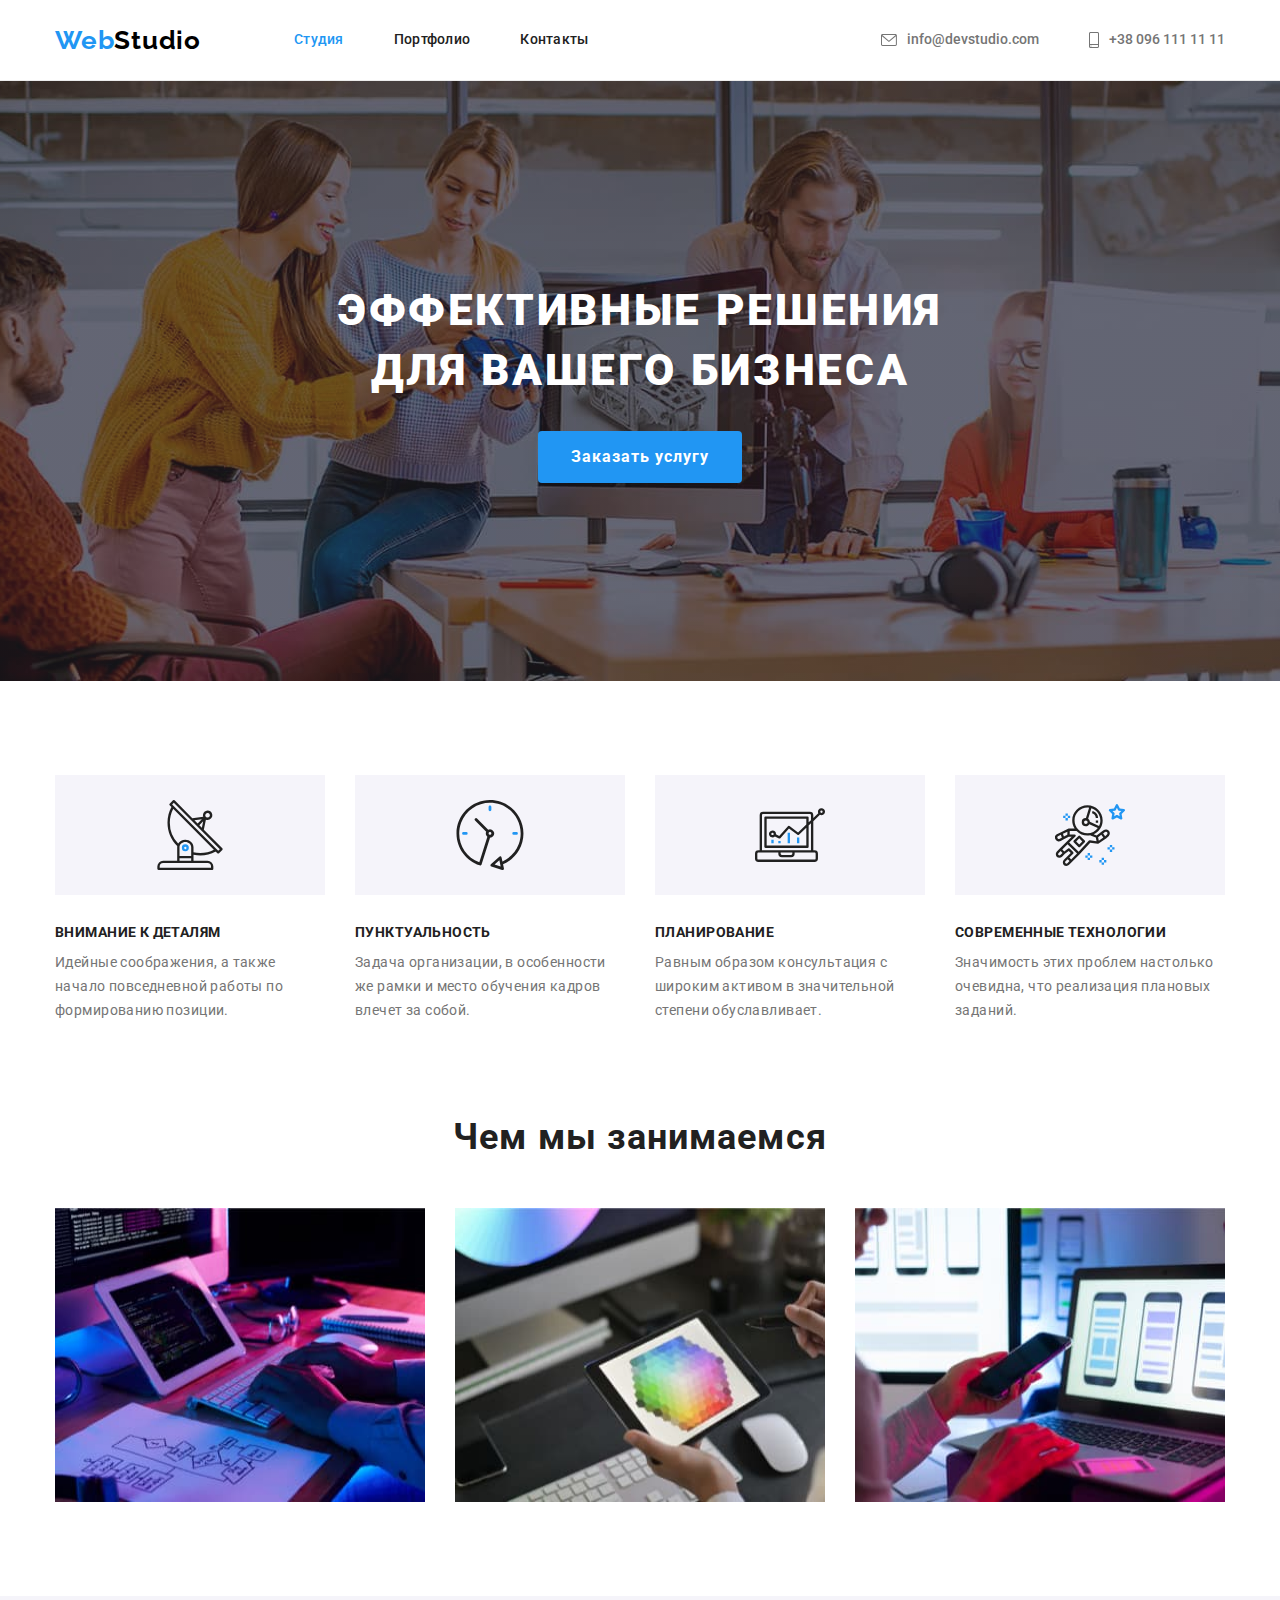
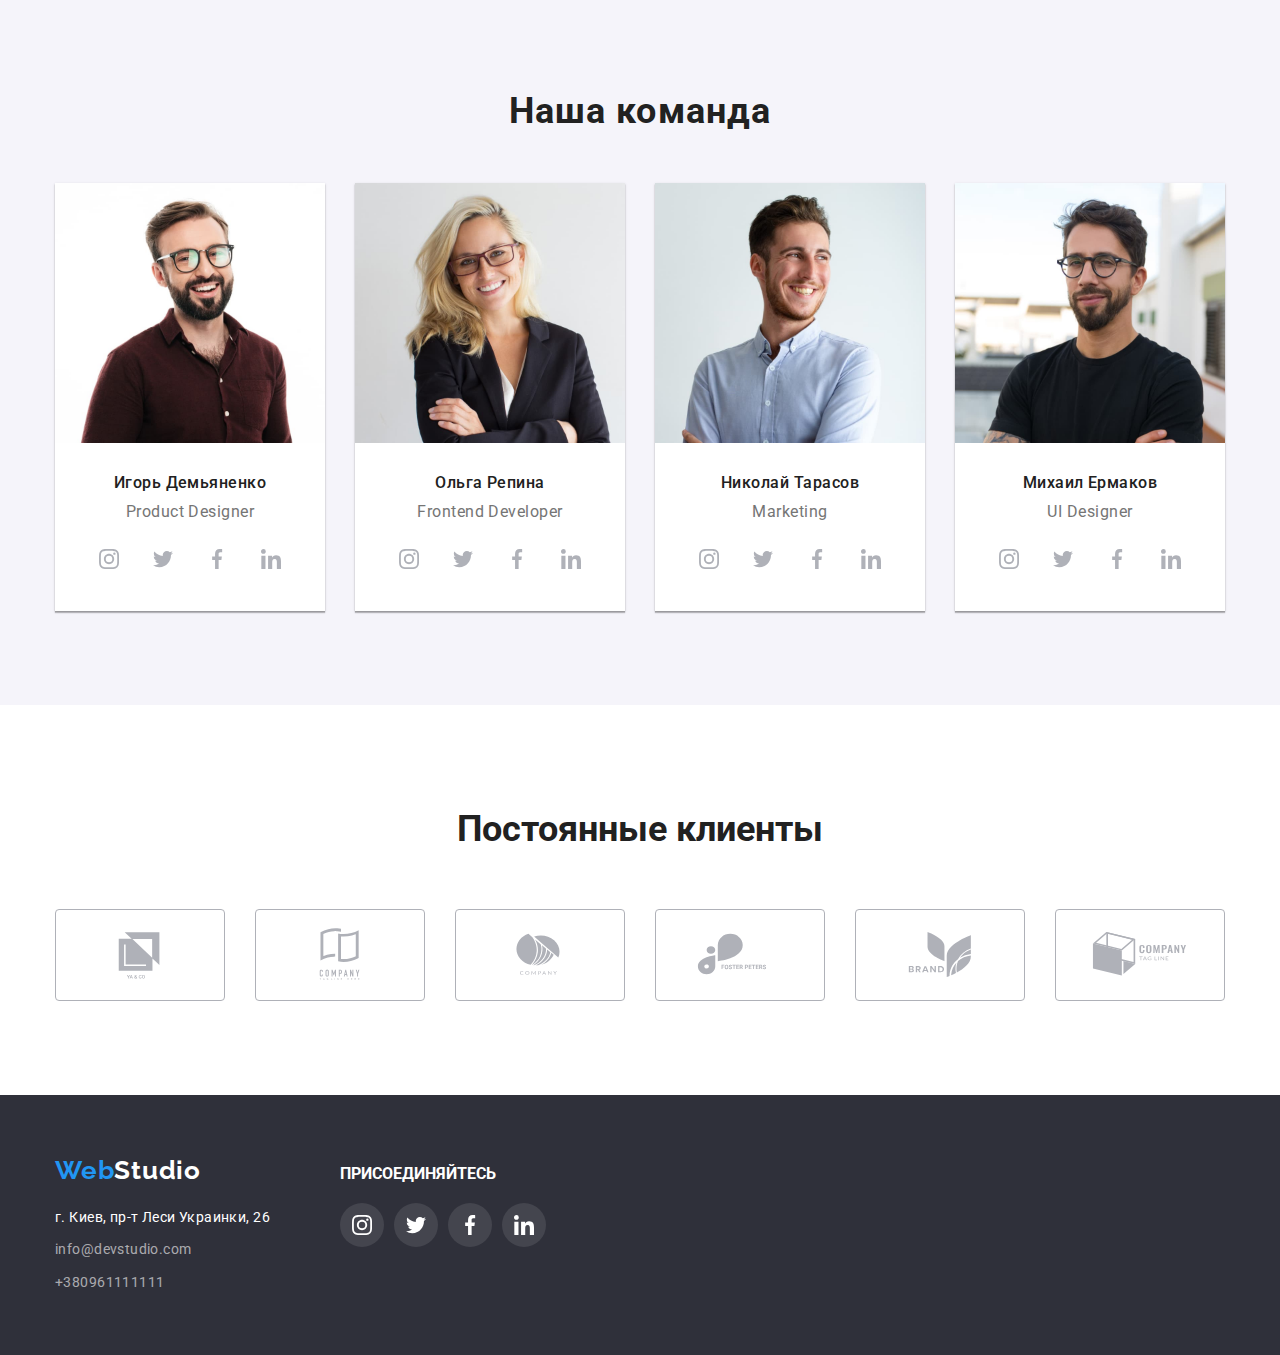
<file: index.html>
<!DOCTYPE html>
<html lang="ru">
    <head>
        <meta charset="UTF-8">
        <meta http-equiv="X-UA-Compatible" content="IE=edge">
        <meta name="viewport" content="width=device-width, initial-scale=1.0">
        <title>Veb-studio</title>
        <link rel="preconnect" href="https://fonts.googleapis.com"/>
        <link rel="preconnect" href="https://fonts.gstatic.com" crossorigin />
        <link href="https://fonts.googleapis.com/css2?family=Raleway:wght@700&family=Roboto:wght@400;500;700;900&display=swap" rel="stylesheet"/>
        <link href="https://cdnjs.cloudflare.com/ajax/libs/modern-normalize/1.1.0/modern-normalize.min.css" rel="stylesheet"/>
        <link rel="stylesheet" href="./css/styles.css"/>
    </head>
    <body class="page">
        <!--Шапка сайта-->
        <header class="page-header">
            <div class="container navigation">
                <a href="./index.html" class="logo"><span>Web</span>Studio</a>

                <nav >
                    <ul class="site-nav">
                        <li class="item"><a class="link current" href="./index.html">Студия</a></li>
                        <li class="item"><a class="link" href="./portfolio.html">Портфолио</a></li>
                        <li class="item"><a class="link" href="/">Контакты</a></li>
                    </ul>
                </nav>
        
                <ul class="contact-nav">
                    <li class="item">
                        <a class="link contact-icon" href="mailto:info@devstudio.com">
                            <svg class="nav-icon" width="16px" height="12px">
                                <use href="./images/icons.svg#icon-envelope"></use>
                            </svg>
                            info@devstudio.com
                        </a>
                    </li>

                    <li class="item">
                        <a class="link contact-icon" href="tel:+380961111111">
                            <svg class="nav-icon" width="10px" height="16px">
                                <use href="./images/icons.svg#icon-smartphone"></use>
                            </svg>
                            +38 096 111 11 11
                        </a>
                    </li>
                                       
                            
                         
                            
                </ul>
            </div>  
        </header>
        <main>
         <!--Hero-->
            <section class="hero section overlay">
                <div class="container">
                    <h1 class="hero-title">Эффективные решения для вашего бизнеса</h1>
                    <button type="button" class="hero-button">Заказать услугу</button>
                </div>
                           
            </section>
            
            <!--Преимущества-->
            <section class="prime section">

                <div class="container">
                    <ul class="prime-list">

                        <li class="prime-item">
                            <div class="prime-box">
                                <svg class="prime-icon" width="70px" height="70px">
                                    <use href="./images/icons.svg#icon-antenna"></use>
                                </svg>
                            </div>
                            <h2 class="prime-title">Внимание к деталям</h2>
                            <p class="prime-after-title">Идейные соображения, а также начало повседневной работы по формированию позиции.</p>
                        </li>

                        <li class="prime-item">
                            <div class="prime-box">
                                <svg class="prime-icon" width="70px" height="70px">
                                    <use href="./images/icons.svg#icon-clock"></use>
                                </svg>
                            </div>
                            <h2 class="prime-title">Пунктуальность</h2>
                            <p class="prime-after-title">Задача организации, в особенности же рамки и место обучения кадров влечет за собой.</p>
                        </li>

                        <li class="prime-item">
                            <div class="prime-box">
                                <svg class="prime-icon" width="70px" height="70px">
                                    <use href="./images/icons.svg#icon-diagram"></use>
                                </svg>
                            </div>
                            <h2 class="prime-title">Планирование</h2>
                            <p class="prime-after-title">Равным образом консультация c широким активом в значительной степени обуславливает.</p>
                        </li>

                        <li class="prime-item">
                            <div class="prime-box">
                                <svg class="prime-icon" width="70px" height="70px">
                                    <use href="./images/icons.svg#icon-astronaut"></use>
                                </svg>
                            </div>
                            <h2 class="prime-title">Современные технологии</h2>
                            <p class="prime-after-title">Значимость этих проблем настолько очевидна, что реализация плановых заданий.</p>
                        </li>

                    </ul>
                </div>

            </section>
            <!--Описание-->
            <section class="about section">

                <div class="container">
                    <h2 class="about-title">Чем мы занимаемся</h2>

                    <ul class="about-list">
                   
                        <li class="about-item">
                            <img src="./images/box_1.jpg" alt="Компьютер" width="370" height="294">
                        </li>
                          
                        <li class="about-item">
                                <img src="./images/box_2.jpg" alt="Мобильный телефон" width="370" height="294">
                        </li>
                           

                        <li class="about-item">
                            <img src="./images/box_3.jpg" alt="Планшет" width="370" height="294">
                        </li>
                                                   
                    </ul>
                </div>

            </section>
       
            <!--Наши специалисты-->
            <section class="team section">

                <div class="container">

                    <h2 class="team-title">Наша команда</h2>

                    <ul class="team-list">

                        <li class="team-item">
                            <img class="foto" src="./images/team_card_1.jpg" alt="Product Designer" width="270" height="260">
                            
                            <div class="container-team">
                                <h3 class="team-subject">Игорь Демьяненко</h3>
                                <p class="team-after-subject">Product Designer</p>

                                <ul class="social-list">
                                    <li class="social-item">
                                        <a class="social-sending" href="instagram">
                                            <svg class="social-icon" width="20" height="20">
                                                <use href="./images/icons.svg#icon-instagram"></use>
                                            </svg>
                                        </a>
                                    </li>

                                    <li class="social-item">
                                        <a class="social-sending" href="twitter">
                                            <svg class="social-icon" width="20" height="20">
                                                <use href="./images/icons.svg#icon-twitter"></use>
                                            </svg>
                                        </a>
                                    </li>

                                    <li class="social-item">
                                        <a class="social-sending" href="facebook">
                                            <svg class="social-icon" width="20" height="20">
                                                <use href="./images/icons.svg#icon-facebook"></use>
                                            </svg>
                                        </a>
                                    </li>

                                    <li class="social-item">
                                        <a class="social-sending" href="linkedin">
                                            <svg class="social-icon" width="20" height="20">
                                                <use href="./images/icons.svg#icon-linkedin"></use>
                                            </svg>
                                        </a>
                                    </li>
                                </ul>
                            </div>
                        
                        </li>

                        <li class="team-item">
                            <img class="foto" src="./images/team_card_2.jpg" alt="Frontend Developer" width="270" height="260">

                            <div class="container-team">
                                <h3 class="team-subject">Ольга Репина</h3>
                                <p class="team-after-subject">Frontend Developer</p>

                                <ul class="social-list">

                                    <li class="social-item">
                                        <a class="social-sending" href="instagram">
                                            <svg class="social-icon" width="20" height="20">
                                                <use href="./images/icons.svg#icon-instagram"></use>
                                            </svg>
                                        </a>
                                    </li>

                                    <li class="social-item">
                                        <a class="social-sending" href="twitter">
                                            <svg class="social-icon" width="20" height="20">
                                                <use href="./images/icons.svg#icon-twitter"></use>
                                            </svg>
                                        </a>
                                    </li>
                                
                                    <li class="social-item">
                                        <a class="social-sending" href="facebook">
                                            <svg class="social-icon" width="20" height="20">
                                                <use href="./images/icons.svg#icon-facebook"></use>
                                            </svg>
                                        </a>
                                    </li>

                                    <li class="social-item">
                                        <a class="social-sending" href="linkedin">
                                            <svg class="social-icon" width="20" height="20">
                                                <use href="./images/icons.svg#icon-linkedin"></use>
                                            </svg>
                                        </a>
                                    </li>
                                    
                                </ul>
                            </div>
                        
                        </li>

                        <li class="team-item">
                            <img class="foto" src="./images/team_card_3.jpg" alt="Marketing" width="270" height="260">

                            <div class="container-team">
                                <h3 class="team-subject">Николай Тарасов</h3>
                                <p class="team-after-subject">Marketing</p>

                                <ul class="social-list">

                                    <li class="social-item">
                                        <a class="social-sending" href="instagram">
                                            <svg class="social-icon" width="20" height="20">
                                                <use href="./images/icons.svg#icon-instagram"></use>
                                            </svg>
                                        </a>
                                    </li>

                                    <li class="social-item">
                                        <a class="social-sending" href="twitter">
                                            <svg class="social-icon" width="20" height="20">
                                                <use href="./images/icons.svg#icon-twitter"></use>
                                            </svg>
                                        </a>
                                    </li>

                                    <li class="social-item">
                                        <a class="social-sending" href="facebook">
                                            <svg class="social-icon" width="20" height="20">
                                                <use href="./images/icons.svg#icon-facebook"></use>
                                            </svg>
                                        </a>
                                    </li>

                                    <li class="social-item">
                                        <a class="social-sending" href="linkedin">
                                            <svg class="social-icon" width="20" height="20">
                                                <use href="./images/icons.svg#icon-linkedin"></use>
                                            </svg>
                                        </a>
                                    </li>
                                </ul>
                            </div>
                        
                        </li>

                        <li class="team-item">
                            <img class="foto" src="./images/team_card_4.jpg" alt="UI Designer" width="270" height="260">

                            <div class="container-team">
                                <h3 class="team-subject">Михаил Ермаков</h3>
                                <p class="team-after-subject">UI Designer</p>

                                <ul class="social-list">
                                    <li class="social-item">
                                        <a class="social-sending" href="instagram">
                                            <svg class="social-icon" width="20" height="20">
                                                <use href="./images/icons.svg#icon-instagram"></use>
                                            </svg>
                                        </a>
                                    </li>

                                    <li class="social-item">
                                        <a class="social-sending" href="twitter">
                                            <svg class="social-icon" width="20" height="20">
                                                <use href="./images/icons.svg#icon-twitter"></use>
                                            </svg>
                                        </a>
                                    </li>

                                    <li class="social-item">
                                        <a class="social-sending" href="facebook">
                                            <svg class="social-icon" width="20" height="20">
                                                <use href="./images/icons.svg#icon-facebook"></use>
                                            </svg>
                                        </a>
                                    </li>

                                    <li class="social-item">
                                        <a class="social-sending" href="linkedin">
                                            <svg class="social-icon" width="20" height="20">
                                                <use href="./images/icons.svg#icon-linkedin"></use>
                                            </svg>
                                        </a>
                                    </li>
                                </ul>
                            </div>
                        
                        </li>
                        
                    </ul>
                </div>

            </section>
            
            <section class="customer section">

                <div class="container">
                    <h2 class="customer-title">Постоянные клиенты</h2>
                    <ul class="customer-list">
                        <li class="customer-item">
                            <a href="" class="customer-link">
                                <svg class="customer-icon" width="106" height="60">
                                    <use href="./images/icons.svg#icon-Logo"></use>
                                </svg>
                            </a>
                        </li>

                        <li class="customer-item">
                            <a href="" class="customer-link">
                                <svg class="customer-icon" width="106" height="60">
                                    <use href="./images/icons.svg#icon-Logo2"></use>
                                </svg>
                            </a>
                        </li>

                        <li class="customer-item">
                            <a href="" class="customer-link">
                                <svg class="customer-icon" width="106" height="60">
                                    <use href="./images/icons.svg#icon-Logo3"></use>
                                </svg>
                            </a>
                        </li>

                        <li class="customer-item">
                            <a href="" class="customer-link">
                                <svg class="customer-icon" width="106" height="60">
                                    <use href="./images/icons.svg#icon-Logo4"></use>
                                </svg>
                            </a>
                        </li>

                        <li class="customer-item">
                            <a href="" class="customer-link">
                                <svg class="customer-icon" width="106" height="60">
                                    <use href="./images/icons.svg#icon-Logo5"></use>
                                </svg>
                            </a>
                        </li>

                        <li class="customer-item">
                            <a href="" class="customer-link">
                                <svg class="customer-icon" width="106" height="60">
                                    <use href="./images/icons.svg#icon-Logo6"></use>
                                </svg>
                            </a>
                        </li>

                    </ul>


                </div>

            </section>
        </main>
        <!--Футер-->
        <footer class="page-footer">

            <div class="container">
                <div class="container-contact">

                    <a href="./index.html" class="logo"><span>Web</span>Studio</a>
                    
                    <address class="adress">
                        <p>г. Киев, пр-т Леси Украинки, 26</p>
                    </address>

                    <ul class="contact-navigation">
                        <li class="link-navigation"><a class="link-nav" href="mailto:info@devstudio.com">info@devstudio.com</a></li>
                        <li class="link-navigation"><a class="link-nav" href="tel:+380961111111">+380961111111</a></li>
                    </ul>
                </div>
            

                <div class="container-footer">
                    <h2 class="footer-title">ПРИСОЕДИНЯЙТЕСЬ</h2>
                        <ul class="social-footer">

                            <li class="footer-item">
                                <a class="footer-link" href="instagram">
                                    <svg class="footer-icon" width="20" height="20">
                                        <use href="./images/icons.svg#icon-instagram2"></use>
                                    </svg>
                                </a>
                            </li>

                            <li class="footer-item">
                                <a class="footer-link" href="twitter">
                                    <svg class="footer-icon" width="20" height="20">
                                        <use href="./images/icons.svg#icon-twitter2"></use>
                                    </svg>
                                </a>
                            </li>
                            
                            <li class="footer-item">
                                <a class="footer-link" href="facebook">
                                    <svg class="footer-icon" width="20" height="20">
                                        <use href="./images/icons.svg#icon-facebook2"></use>
                                    </svg>
                                </a>
                            </li>
                            
                            <li class="footer-item">
                                <a class="footer-link" href="linkedin">
                                    <svg class="footer-icon" width="20" height="20">
                                        <use href="./images/icons.svg#icon-linkedin2"></use>
                                    </svg>
                                </a>
                            </li>
                        
                        </ul>

                </div>
            </div>

        </footer>
        
    </body>
</html>
</file>
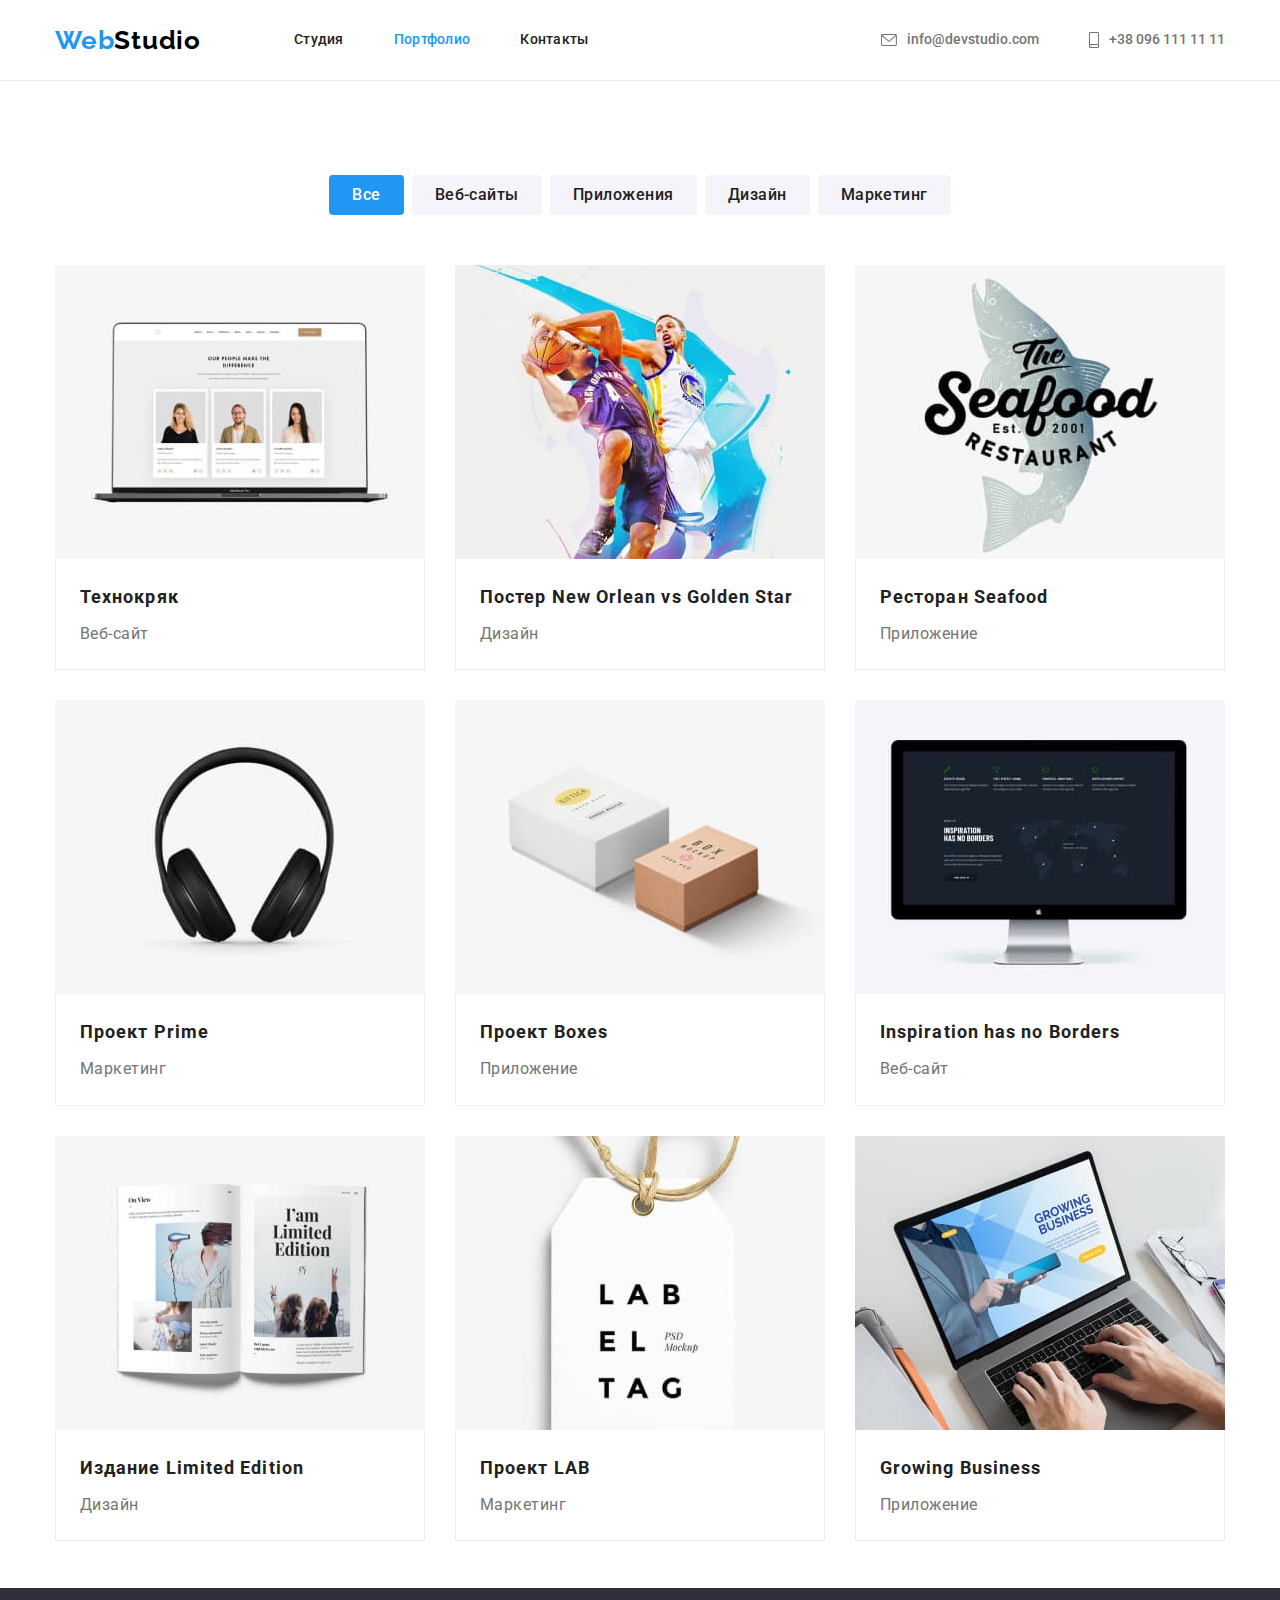
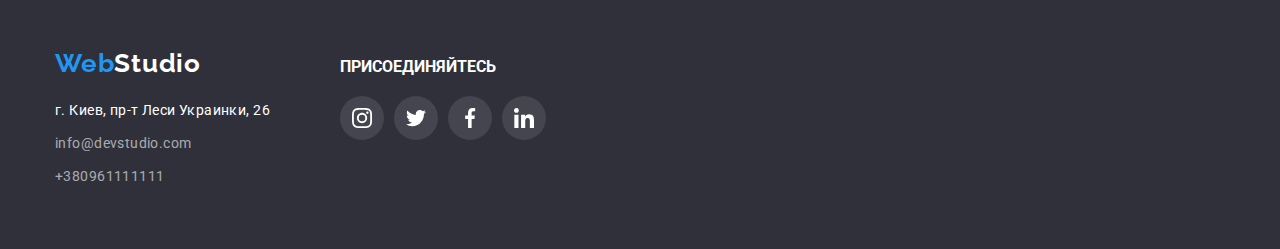
<file: portfolio.html>
<!DOCTYPE html>
<html lang="ru">
    <head>
        <meta charset="UTF-8">
        <meta http-equiv="X-UA-Compatible" content="IE=edge">
        <meta name="viewport" content="width=device-width, initial-scale=1.0">
        <title>Portfolio</title>
        <link rel="preconnect" href="https://fonts.googleapis.com"/>
        <link rel="preconnect" href="https://fonts.gstatic.com" crossorigin />
        <link href="https://cdnjs.cloudflare.com/ajax/libs/modern-normalize/1.1.0/modern-normalize.min.css" rel="stylesheet"/>
        <link href="https://fonts.googleapis.com/css2?family=Raleway:wght@700&family=Roboto:wght@400;500;700;900&display=swap" rel="stylesheet">
        <link rel="stylesheet" href="./css/styles.css">
    </head>
    <body class="page">
        <!--Шапка сайта-->
        <header class="page-header">

            <div class="container navigation">
                
                <a href="./portfolio.html" class="logo"><span>Web</span>Studio</a>

                <nav>
                    <ul class="site-nav">
                        <li class="item"><a class="link" href="./index.html">Студия</a></li>
                        <li class="item"><a class="link current" href="./portfolio.html">Портфолио</a></li>
                        <li class="item"><a class="link" href="/">Контакты</a></li>
                    </ul>
                </nav>

                <ul class="contact-nav">
                    <li class="item">
                        <a class="link" href="mailto:info@devstudio.com">
                            <svg class="nav-icon" width="16px" height="12px">
                                <use href="./images/icons.svg#icon-envelope"></use>
                            </svg>
                            info@devstudio.com
                        </a>
                    </li>

                    <li class="item">
                        <a class="link" href="tel:+380961111111">
                            <svg class="nav-icon" width="10px" height="16px">
                                <use href="./images/icons.svg#icon-smartphone"></use>
                            </svg>
                            +38 096 111 11 11
                        </a>
                    </li>
                </ul>
            </div>
        </header>
        
        <main>                             

            <section class="prime section">

                <div class="container">

                    <h1 style="display:none;">Портфолио</h1>

                    <!--Кнопки выбора-->

                    <ul class="prime-btn-list">
                        <li class="button-primary"><button class="button primary activ-btn" type="button">Все</button></li>
                        <li class="button-primary"><button class="button primary" type="button">Веб-сайты</button></li>
                        <li class="button-primary"><button class="button primary" type="button">Приложения</button></li>
                        <li class="button-primary"><button class="button primary" type="button">Дизайн</button></li>
                        <li class="button-primary"><button class="button primary" type="button">Маркетинг</button></li>
                    </ul>
                                
                    <!--Проекты-->
                  <ul class="prime-list-project">

                        <li class="prime-item-project">
                            
                            <a class="prime-social-link" href=""><img src="./images/1.jpg" alt="Веб-сайт" width="370">

                                <div class="picture">
                                    <h2 class="prime-title-two">Технокряк</h2>
                                    <p class="prime-after-title-two">Веб-сайт</p>
                                </div>
                            </a>
                        </li>

                        <li class="prime-item-project">
                               
                            <a class="prime-social-link" href=""><img src="./images/2.jpg" alt="Постер" width="370">

                                <div class="picture">
                                    <h2 class="prime-title-two"> Постер New Orlean vs Golden Star</h2>
                                    <p class="prime-after-title-two">Дизайн</p>
                                </div>
                            </a>
                        </li>

                        <li class="prime-item-project">
                             
                            <a class="prime-social-link" href=""><img src="./images/3.jpg" alt="Ресторан" width="370">

                                <div class="picture">
                                    <h2 class="prime-title-two"> Ресторан Seafood</h2>
                                    <p class="prime-after-title-two">Приложение</p>
                                </div>
                            </a>
                        </li>

                        <li class="prime-item-project">
                                 
                            <a class="prime-social-link" href=""><img src="./images/4.jpg" alt="Наушники" width="370">

                                <div class="picture">  
                                    <h2 class="prime-title-two"> Проект Prime</h2>
                                    <p class="prime-after-title-two">Маркетинг</p>
                                </div>
                            </a>
                        </li>

                        <li class="prime-item-project">
                             
                            <a class="prime-social-link" href=""><img src="./images/5.jpg" alt="Коробки" width="370">

                                <div class="picture">
                                    <h2 class="prime-title-two"> Проект Boxes</h2>
                                    <p class="prime-after-title-two">Приложение</p>
                                </div>
                            </a>
                        </li>

                        <li class="prime-item-project">
                           
                            <a class="prime-social-link" href=""><img src="./images/6.jpg" alt="Монитор" width="370">

                                <div class="picture">
                                    <h2 class="prime-title-two"> Inspiration has no Borders</h2>
                                    <p class="prime-after-title-two">Веб-сайт</p>
                                </div>
                            </a>
                        </li>

                        <li class="prime-item-project">
                              
                            <a class="prime-social-link" href=""><img src="./images/7.jpg" alt="Издание" width="370">

                                <div class="picture">
                                    <h2 class="prime-title-two"> Издание Limited Edition</h2>
                                    <p class="prime-after-title-two">Дизайн</p>
                                </div>
                            </a>

                        </li>

                        <li class="prime-item-project">
                             
                            <a class="prime-social-link" href=""><img src="./images/8.jpg" alt="Бирка" width="370">

                                <div class="picture">
                                    <h2 class="prime-title-two"> Проект LAB</h2>
                                    <p class="prime-after-title-two">Маркетинг</p>
                                </div>
                            </a>

                        </li>

                        <li class="prime-item-project">
                           
                            <a class="prime-social-link" href=""><img src="./images/9.jpg" alt="Ноутбук" width="370">

                                <div class="picture">
                                    <h2 class="prime-title-two"> Growing Business</h2>
                                    <p class="prime-after-title-two">Приложение</p>
                                </div>
                            </a>

                        </li>
                    </ul>
                </div>                              
                
            </section>
        </main>

        <!--Футер-->
        <footer class="page-footer">

            <div class="container">
                <div class="container-contact">

                    <a href="./index.html" class="logo"><span>Web</span>Studio</a>
                    
                    <address class="adress">
                        <p>г. Киев, пр-т Леси Украинки, 26</p>
                    </address>

                    <ul class="contact-navigation">
                        <li class="link-navigation"><a class="link-nav" href="mailto:info@devstudio.com">info@devstudio.com</a></li>
                        <li class="link-navigation"><a class="link-nav" href="tel:+380961111111">+380961111111</a></li>
                    </ul>
                </div>
            

                <div class="container-footer">
                    <h2 class="footer-title">ПРИСОЕДИНЯЙТЕСЬ</h2>
                        <ul class="social-footer">

                            <li class="footer-item">
                                <a class="footer-link" href="instagram">
                                    <svg class="footer-icon" width="20p" height="20">
                                        <use href="./images/icons.svg#icon-instagram2"></use>
                                    </svg>
                                </a>
                            </li>
                            
                            <li class="footer-item">
                                <a class="footer-link" href="twitter">
                                    <svg class="footer-icon" width="20p" height="20">
                                        <use href="./images/icons.svg#icon-twitter2"></use>
                                    </svg>
                                </a>
                            </li>
                            
                            <li class="footer-item">
                                <a class="footer-link" href="facebook">
                                    <svg class="footer-icon" width="20p" height="20">
                                        <use href="./images/icons.svg#icon-facebook2"></use>
                                    </svg>
                                </a>
                            </li>

                            <li class="footer-item">
                                <a class="footer-link" href="linkedin">
                                    <svg class="footer-icon" width="20p" height="20">
                                        <use href="./images/icons.svg#icon-linkedin2"></use>
                                    </svg>
                                </a>
                            </li>
                        
                        </ul>

                </div>
            </div>

        </footer>
    
    </body>

</html>
</file>
<file: css/styles.css>
:root {
--primary-text-color:#757575;
--accent-color:#2196F3;
--white-color:#FFFFFF;
--black-color:#000000;
--second-color:#212121;
--background-hero-color:#2F303A;
--background-white-color:#E5E5E5;
--background-team-color: #F5F4FA;
--background-section-prime: #ECECEC;
--text-footer: rgba(255, 255, 255, 0.6);
--button-hover: #188CE8;
--gap:30px;
--hero-overlay: rgba(47, 48, 58, 0.4);
--footer-link:rgba(255, 255, 255, 0.1);
--social-icon-color: #AFB1B8;
}

/*color*/ 
/* #757575 основной цвет текста*/
/* #2196F3 акцентный синий*/
/* #FFFFFF белый */
/* #000000 черный в лого */
/* #212121 вторичный цвет текста*/
/* #2F303A бекграунд героя и футера */
/* #E5E5E5 бекграунд белый секции pref */
/* #F5F4FA бекграукнд секции team и кнопок портфолио */
/* #ECECEC бекграунд секции expo */
/* rgba(255, 255, 255, 0.6) текст в футере*/
/* #188CE8 цвет кнопки в hover*/

/*  */
body {
    color: var(--primary-text-color);
    font-family: Roboto, sans-serif;
}

/* сброс стилей */
h1,
h2,
h3,
p {
    margin: 0;
}

ul {
    list-style: none;
    margin: 0;
    padding: 0;
}

.section {
    padding: 94px 0;
}

/* Overlay */
.overlay {
    height: 600px;
    max-width: 1600px;
    margin: 0 auto;   
    background-size: cover;
    background-repeat: no-repeat;
    background-position: center;
    background-image: linear-gradient(to top, var(--hero-overlay), var(--hero-overlay)), url(../images/overlay.jpg);
    
    /* outline: 1px solid red; */
}

/* button veb-studio */
.hero-button {
    display: inline-block;
    border-radius: 4px;
    padding: 10px 32px;
    min-width: 200px;
    min-height: 50px;
    text-align: center;
    border: 1px solid transparent;

    cursor: pointer;
    font-family: inherit;
    font-weight: 700;
    font-size: 16px;
    line-height: 1.9;
    letter-spacing: 0.06em;
}

.hero-button {
    color: var(--white-color);
    background-color: var(--accent-color);
}

.hero-button:hover,
.hero-button:focus {
    background-color: var(--button-hover);
}

/*page-portfolio button*/

.button-primary {
    margin-right: 8px;
}

.button-primary:last-child {
    margin: 0;
}

.button.primary {
    display: inline-block;
    border-radius: 4px;
    padding: 6px 22px;
    min-height: 38px;
    
    text-align: center;
    border: 1px solid transparent;

    background-color: var(--background-team-color);
    color: var(--second-color); 
    font-family: inherit;
    font-weight: 500;
    font-size: 16px;
    line-height: 26px;
    letter-spacing: 0.03em;
    cursor: pointer;
}

.button.primary:hover,
.button.primary:focus {
   color: var(--white-color);
   background-color: var(--accent-color); 
   box-shadow: 0px 3px 1px rgba(0, 0, 0, 0.1), 0px 1px 2px rgba(0, 0, 0, 0.08), 0px 2px 2px rgba(0, 0, 0, 0.12);;
}
.button.primary.activ-btn {
    color: var(--white-color);
    background-color: var(--accent-color); 
}

.prime-btn-list {
   display: flex; 
   justify-content: center;
    margin-bottom: 50px;
}

/* Portfolio content */

.prime-list-project {
    display: flex;
    flex-wrap: wrap;
    margin-right: -30px;
    margin-top: -30px;
}

.prime-item-project {
    margin-right: 30px;
    margin-top: 30px;
}

.prime-social-link {
    display: block;
    text-decoration: none;
    color: currentColor;
}

.prime-social-link:hover,
.prime-social-link:focus {
    box-shadow: 0px 1px 1px rgba(0, 0, 0, 0.12), 0px 4px 4px rgba(0, 0, 0, 0.06), 1px 4px 6px rgba(0, 0, 0, 0.16);;
}


.picture {
    padding: 20px 24px;
    border: 1px solid #eeeeee;
    border-top: none;
}

.picture:nth-child(3n) {
    margin-right: 0;
} 

/* basic container */

.container {
    width: 1200px;
    margin: 0 auto;
    padding: 0 15px;

    /* outline: 2px solid tomato;  */
}

/* hero */

.hero-title {
    width: 670px;
    margin: 0 auto 30px auto;
    
    color: var(--white-color);
    font-weight: 900;
    font-size: 44px;
    line-height: 1.36;
    letter-spacing: 0.06em;
    text-transform: uppercase;
       
}

.hero {
    padding: 200px 0;
    text-align: center;
    background-color: var(--background-hero-color);
}
/* section prime */

.prime,
.about {
    background-color: var(--white-color);
}
.prime-title {
    margin-bottom: 10px;
}

.prime-title,
.about-title,
.team-title,
.team-subject {
    color: var(--second-color);
}
.prime-title {

    font-weight: 700;
    font-size: 14px;
    line-height: 1.14;
    letter-spacing: 0.03em;
    text-transform: uppercase;

}
.prime-title-two {
    margin-bottom: 4px;
    color: var(--second-color);
    font-size: 18px;
    line-height: 2;
    letter-spacing: 0.06em;
    
}
.prime-after-title {

    font-size: 14px;
    line-height: 1.7;
    letter-spacing: 0.03em;
}
.prime-after-title-two {
    
    font-size: 16px;
    line-height: 1.9;
    letter-spacing: 0.03em;
}

.prime.about {
    background-color: var(--background-white-color);
}

.prime {
 padding-bottom: 47px;
}

/* prime-list */
 .prime-list { 
    display: flex;
    flex-wrap: wrap;
    margin-left: calc(-1 * var(--gap));
    margin-top: calc(-1 * var(--gap)); 
   
}


.prime-item:nth-child(4n) {
    margin-top: 0;
}

.prime-list > .prime-item { 
  
    flex-basis: calc(100% / 4 - var(--gap));
   
    margin-left: var(--gap);
    margin-top: var(--gap); 
       
}

.social-icon,
.customer-icon {
    fill: currentColor;
}

.prime-box {
    display: flex;
    align-items: center;
    justify-content: center;
    background-color: var(--background-team-color);
    width: 270px;
    height: 120px;
    margin-bottom: 30px;
    /* outline: 1px solid red; */
}

/* card veb-studio */

img {
    display: block;
   
} 

.container .about-list {
    display: flex;
    
}

.about {
    padding-top: 47px;
}

.about-title {
    margin-bottom: 50px;
    font-weight: 700;
    font-size: 36px;
    line-height: 1.17;
    text-align: center;
    letter-spacing: 0.03em;
}

.about-item {
    margin-right: 30px;

}

/* section team */

.team {
    
    background-color: var(--background-team-color);
}

.team-title {

    margin-bottom: 50px;
    font-weight: 700;
    font-size: 36px;
    line-height: 1.17;
    text-align: center;
    letter-spacing: 0.03em;
}
.team-subject {
    margin-bottom: 10px;
    font-weight: 500;
    font-size: 16px;
    line-height: 1.19;
    text-align: center;
    letter-spacing: 0.03em;
}
.team-after-subject {
    font-size: 16px;
    line-height: 1.19;
    text-align: center;
    letter-spacing: 0.03em;
}
.team-item {
    flex-basis: calc((100%-120px)/4);
    margin: 15px;
    background-color: #fff;
    box-shadow: 0px 1px 3px rgba(0, 0, 0, 0.12), 0px 1px 1px rgba(0, 0, 0, 0.14), 0px 2px 1px rgba(0, 0, 0, 0.2);;
}

.container .team-list {
    display: flex;
    margin: -15px;
    text-align: center;
    background-color: var(--background-team-color);
}
.container-team {
    padding: 30px 0;
}

.social-list {
    display: flex;
    justify-content: center;
    padding-top: 16px;
}

.social-item {
    display: flex;
    margin-right: 10px;
}

.social-item:last-child {
    margin-right: 0;
}
.social-sending {
    display: flex;
    align-items: center;
    justify-content: center;
    width: 44px;
    height: 44px;
    border-radius: 50%;
    text-decoration: none;
    color: var(--social-icon-color);
}

.social-sending:hover,
.social-sending:focus {
    color: var(--white-color);
    background-color: var(--accent-color);

}

/* section customer */


.customer-title {
    font-size: 36px;
    line-height: 1.67;
    text-align: center;
    margin-bottom: 50px;
    color: var(--second-color);
}

.customer-list {
    display: flex;
    justify-content: space-between;
}
.customer-link {
    display: flex;
    width: 170px;
    height: 92px;
    color: var(--social-icon-color);
    justify-content: center;
    align-items: center;
    border: 1px solid var(--social-icon-color);
    border-radius: 4px;

}
.customer-link:hover,
.customer-link:focus {
    color: var(--accent-color);
    border: 1px solid var(--accent-color);

}

/* header */

header {

    background-color: var(--white-color);
    border-bottom: 1px solid #ECECEC;
}

.logo {
    
    color: var(--black-color);
    text-decoration: none;
    font-family: Raleway, sans-serif;
    letter-spacing: 0.03em;
    font-weight: 700;
    font-size: 26px;
    line-height: 1.19;
}

span {

    color: var(--accent-color);
}
/* site-nav" */

.site-nav {

    display: flex;
    margin-left: 93px;

}
.site-nav .item:not(:last-child) {

   margin-right: 50px;
}
.site-nav .link {

    display: block;
    align-items: center;
    color: var(--second-color);
    text-decoration: none;
    font-weight: 500;
    font-size: 14px;
    line-height: 1.14;
    letter-spacing: 0.02em;

}

.site-nav .link:hover,
.site-nav .link:focus {

    color: var(--accent-color);
}

.site-nav .link.current {

    color: var(--accent-color);
    font-weight: 500;
    font-size: 14px;
    line-height: 1.14;
}

.contact-nav {

    display: flex;
    margin-left: auto;
        
}

.contact-nav .item + .item {
    margin-left: 50px;
}
.item {
    display: flex;
}

.contact-nav .link {
    padding: 32px 0;
    display: flex;
    align-items: center;
    color: var(--primary-text-color);
    text-decoration: none;
    font-weight: 500;
    font-size: 14px;
    line-height: 1.14;
}

.contact-nav .link:hover,
.contact-nav .link:focus {
    color: var(--accent-color);
}

.navigation {
    display: flex;
    align-items: center;
}
.contact-icon {
    display: flex;
    text-decoration: none;
    align-items: center;
}
.nav-icon {
    fill: currentColor;
    margin-right: 10px;
}

/* footer */
.adress {
    margin-bottom: 9px;
}

.link-navigation {
    margin-bottom: 9px;
}
.link-navigation:last-child {
    margin: 0;
}

.page-footer {
    display: block;
    padding: 60px 0;
    background-color: var(--background-hero-color);
}

 .page-footer .logo  {
    display: block;
    margin-bottom: 20px;
    color: var(--white-color);
}


.container-contact {
    flex-direction: column;
}

.container-contact {
    margin-right: 70px;
}

.social-footer {
    display: flex;
    justify-content: center;
}

.footer-item {
    margin-right: 10px;
}
.page-footer .container {
    display: flex;
    align-items: baseline;
}
.footer-link {
    display: flex;
    align-items: center;
    justify-content: center;
    width: 44px;
    height: 44px;
    border-radius: 50%;
    color: var(--white-color);
    background-color: var(--footer-link);
}

.footer-link:hover,
.footer-link:focus {
    background-color: var(--accent-color);
} 

.adress {
    color: var(--white-color);
    font-size: 14px;
    font-style: normal;
    line-height: 1.7;
    letter-spacing: 0.03em; 
}

.adress:hover,
.adress:focus {
    color: var(--accent-color);
}

.contact-navigation .link-nav {
    color: var(--text-footer);
    text-decoration: none;
    font-size: 14px;
    line-height: 1.7;
    letter-spacing: 0.03em;
} 

.contact-navigation .link-nav:hover,
.contact-navigation .link-nav:focus {
    color: var(--accent-color);
}

.footer-title {
    margin-bottom: 20px;
    font-size: inherit;
    line-height: 1.14;
    color: var(--white-color);
    text-transform: uppercase;
}
</file>
